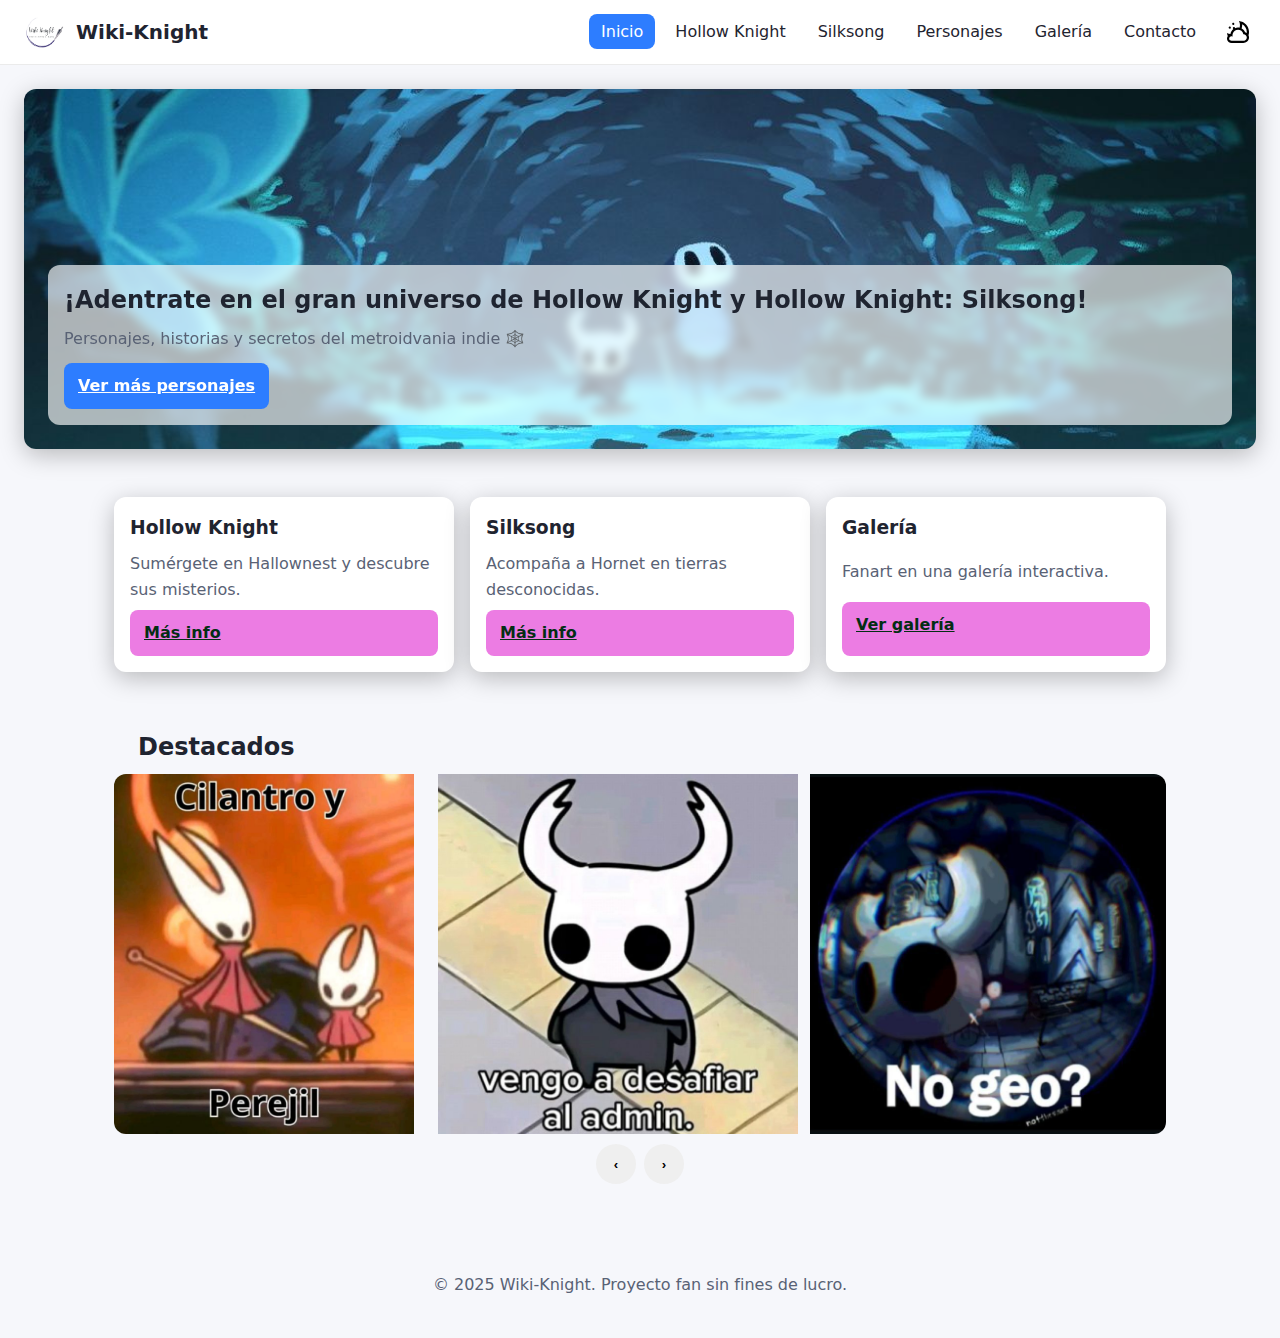
<file: index.html>
<!DOCTYPE html>
<html lang="es" data-theme="light">
<head>
  <meta charset="UTF-8" />
  <meta name="viewport" content="width=device-width, initial-scale=1.0" />
  <title>Wiki-Knight | Inicio</title>
  <link rel="icon" href="wk-logo.png" />
  <link rel="stylesheet" href="main.css" />
  <link rel="stylesheet" href="components.css" />
</head>

<body>
  <header class="header">
    <div class="header__brand">
      <img src="wk-logo.png" alt="Logo Wiki-Knight" class="brand__logo" />
      <h1 class="brand__title">Wiki-Knight</h1>
    </div>
    <nav class="nav" aria-label="Menú principal">
      <button class="nav__toggle" aria-expanded="false" aria-controls="menu">☰</button>
      <ul id="menu" class="nav__list">
        <li><a href="index.html" class="nav__link is-active">Inicio</a></li>
        <li><a href="hk_lore.html" class="nav__link">Hollow Knight</a></li>
        <li><a href="sk_lore.html" class="nav__link">Silksong</a></li>
        <li><a href="p.html" class="nav__link">Personajes</a></li>
        <li><a href="Galeria.html" class="nav__link">Galería</a></li>
        <li><a href="Contacto.html" class="nav__link">Contacto</a></li>
      </ul>
      <button class="theme__toggle" id="themeToggle" aria-label="Cambiar tema">
        <img src="moon-1254-svgrepo-com.svg" alt="Modo oscuro" />
      </button>
    </nav>
  </header>

  <section class="banner" aria-label="Banner principal">
    <img src="banner_hk.jpg" alt="Banner Wiki-Knight" class="banner__img" />
    <div class="banner__content">
      <h2 class="banner__title">¡Adentrate en el gran universo de Hollow Knight y  Hollow Knight: Silksong!</h2>
      <p class="banner__subtitle">Personajes, historias y secretos del metroidvania indie 🕸️</p>
      <a href="https://hollowknight.fandom.com/wiki/Category:NPCs_(Hollow_Knight)" class="btn btn--primary">Ver más personajes</a>
    </div>
  </section>

  <main>
    <section class="cards">
      <article class="card">
        <h3 class="card__title">Hollow Knight</h3>
        <p class="card__text">Sumérgete en Hallownest y descubre sus misterios.</p>
        <a href="hk_lore.html" class="btn btn--secondary">Más info</a>
      </article>
      <article class="card">
        <h3 class="card__title">Silksong</h3>
        <p class="card__text">Acompaña a Hornet en tierras desconocidas.</p>
        <a href="sk_lore.html" class="btn btn--secondary">Más info</a>
      </article>
      <article class="card">
        <h3 class="card__title">Galería</h3>
        <p class="card__text">Fanart en una galería interactiva.</p>
        <a href="Galeria.html" class="btn btn--secondary">Ver galería</a>
      </article>
    </section>

    <section class="carousel" aria-label="Carrusel de imágenes">
      <h2 class="section__title">Destacados</h2>
      <div class="carousel__viewport" id="carouselViewport">
        <div class="carousel__track" id="carouselTrack">
          <img src="cilantro_perejil.jpg" alt="Hollow Knight 1" class="carousel__item" /><br><br>
          <img src="desafio_admin.jpg" alt="Silksong 1" class="carousel__item" />
          <img src="no_geo.jpg" alt="Hollow Knight 2" class="carousel__item" />
          <img src="carambolas.jpg" alt="Silksong 2" class="carousel__item" />
          <img src="televisa.jpg" alt="Hollow Knight 3" class="carousel__item" />
          <img src="lace.jpg" alt="Silksong 3" class="carousel__item" />
          <img src="huh_pablo.jpg" alt="Hollow Knight 4" class="carousel__item" />
          <img src="absolute_shaw.jpg" alt="Silksong 4" class="carousel__item" />
        </div>
      </div>
      <div class="carousel__controls">
        <button class="btn btn--icon" id="prevBtn" aria-label="Anterior">‹</button>
        <button class="btn btn--icon" id="nextBtn" aria-label="Siguiente">›</button>
      </div>
    </section>
  </main>

  <footer class="footer">
    <p class="footer__text">© 2025 Wiki-Knight. Proyecto fan sin fines de lucro.</p>
  </footer>

  <script src="main.js" defer></script>
  <script src="tema.js" defer></script>
  <script src="carrusel.js" defer></script>
</body>
</html>
</file>
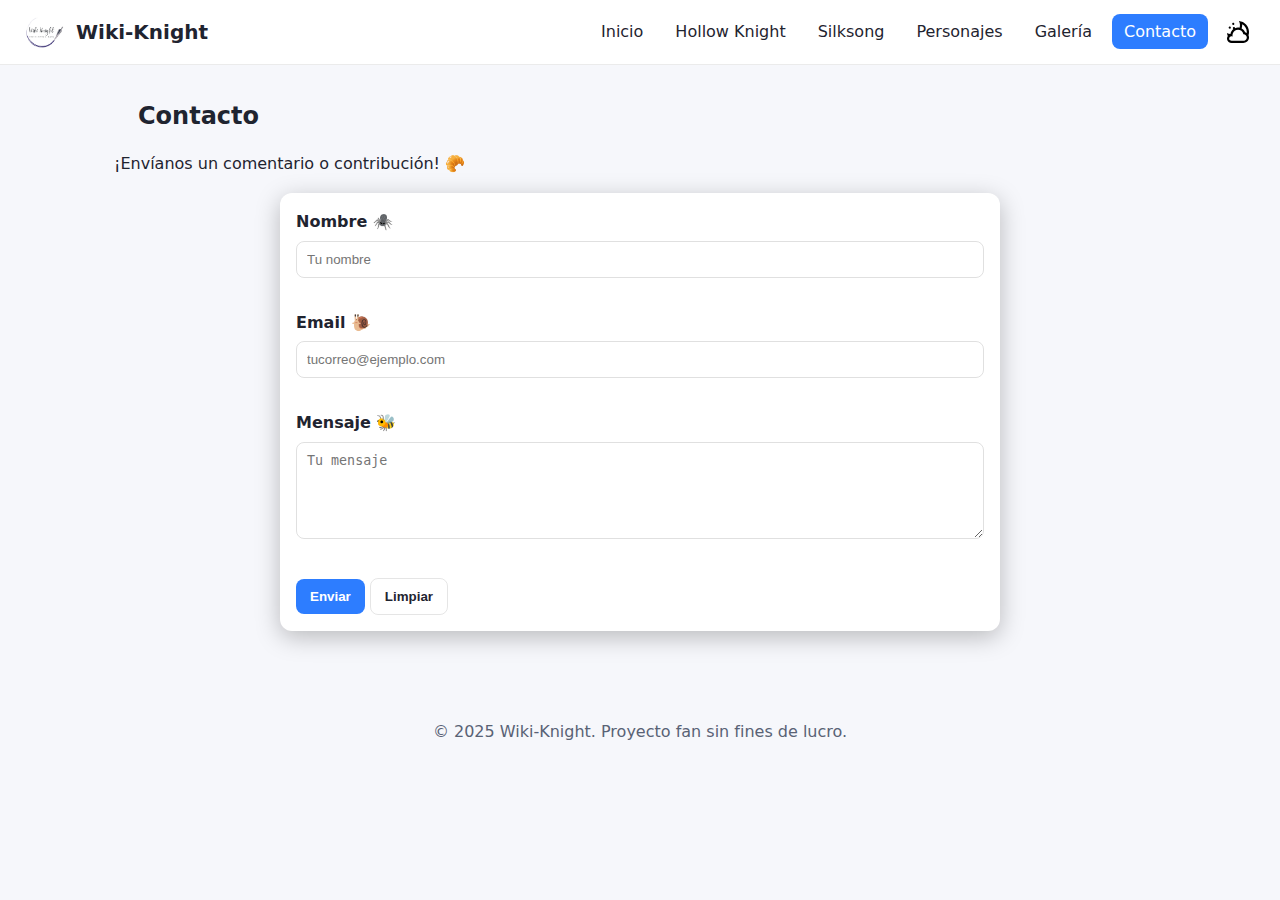
<file: Contacto.html>
<!DOCTYPE html>
<html lang="es" data-theme="light">
<head>
  <meta charset="UTF-8" />
  <meta name="viewport" content="width=device-width, initial-scale=1.0" />
  <title>Wiki-Knight | Contacto</title>
  <link rel="icon" href="wk-logo.png" />
  <link rel="stylesheet" href="main.css" />
  <link rel="stylesheet" href="components.css" />
</head>
<body>
  <header class="header">
    <div class="header__brand">
      <img src="wk-logo.png" alt="Logo Wiki-Knight" class="brand__logo" />
      <h1 class="brand__title">Wiki-Knight</h1>
    </div>
    <nav class="nav" aria-label="Menú principal">
      <button class="nav__toggle" aria-expanded="false" aria-controls="menu">☰</button>
      <ul id="menu" class="nav__list">
        <li><a href="index.html" class="nav__link">Inicio</a></li>
        <li><a href="hk_lore.html" class="nav__link">Hollow Knight</a></li>
        <li><a href="sk_lore.html" class="nav__link">Silksong</a></li>
        <li><a href="p.html" class="nav__link">Personajes</a></li>
        <li><a href="Galeria.html" class="nav__link">Galería</a></li>
        <li><a href="Contacto.html" class="nav__link is-active">Contacto</a></li>
      </ul>
      <button class="theme__toggle" id="themeToggle" aria-label="Cambiar tema">
        <img src="moon-1254-svgrepo-com.svg" alt="Modo oscuro" />
      </button>
    </nav>
  </header>

  <main>
    <section class="section">
      <h2 class="section__title">Contacto</h2>
      <article class="article">
        <p class="article__text">¡Envíanos un comentario o contribución! 🥐</p>
      </article>

      <form class="form" id="contactForm" novalidate>
        <div class="form__group">
          <label for="name" class="form__label">Nombre 🕷️</label>
          <input type="text" id="name" name="name" class="form__input" placeholder="Tu nombre" required minlength="2" />
          <small class="form__error" id="errorName"></small>
        </div>
        <div class="form__group">
          <label for="email" class="form__label">Email 🐌</label>
          <input type="email" id="email" name="email" class="form__input" placeholder="tucorreo@ejemplo.com" required />
          <small class="form__error" id="errorEmail"></small>
        </div>
        <div class="form__group">
          <label for="message" class="form__label">Mensaje 🐝</label>
          <textarea id="message" name="message" class="form__input" rows="5" placeholder="Tu mensaje" required minlength="10" maxlength="300"></textarea>
          <small class="form__error" id="errorMessage"></small>
        </div>
        <div class="form__actions">
          <button type="submit" class="btn btn--primary">Enviar</button>
          <button type="reset" class="btn btn--ghost">Limpiar</button>
        </div>
        <div class="form__success is-hidden" id="formSuccess" role="status">
          ¡Gracias! Hemos recibido tu mensaje.
        </div>
      </form>
    </section>
  </main>

  <footer class="footer">
    <p class="footer__text">© 2025 Wiki-Knight. Proyecto fan sin fines de lucro.</p>
  </footer>

  <script src="main.js" defer></script>
  <script src="tema.js" defer></script>
  <script src="contacto.js" defer></script>
</body>
</html>
</file>
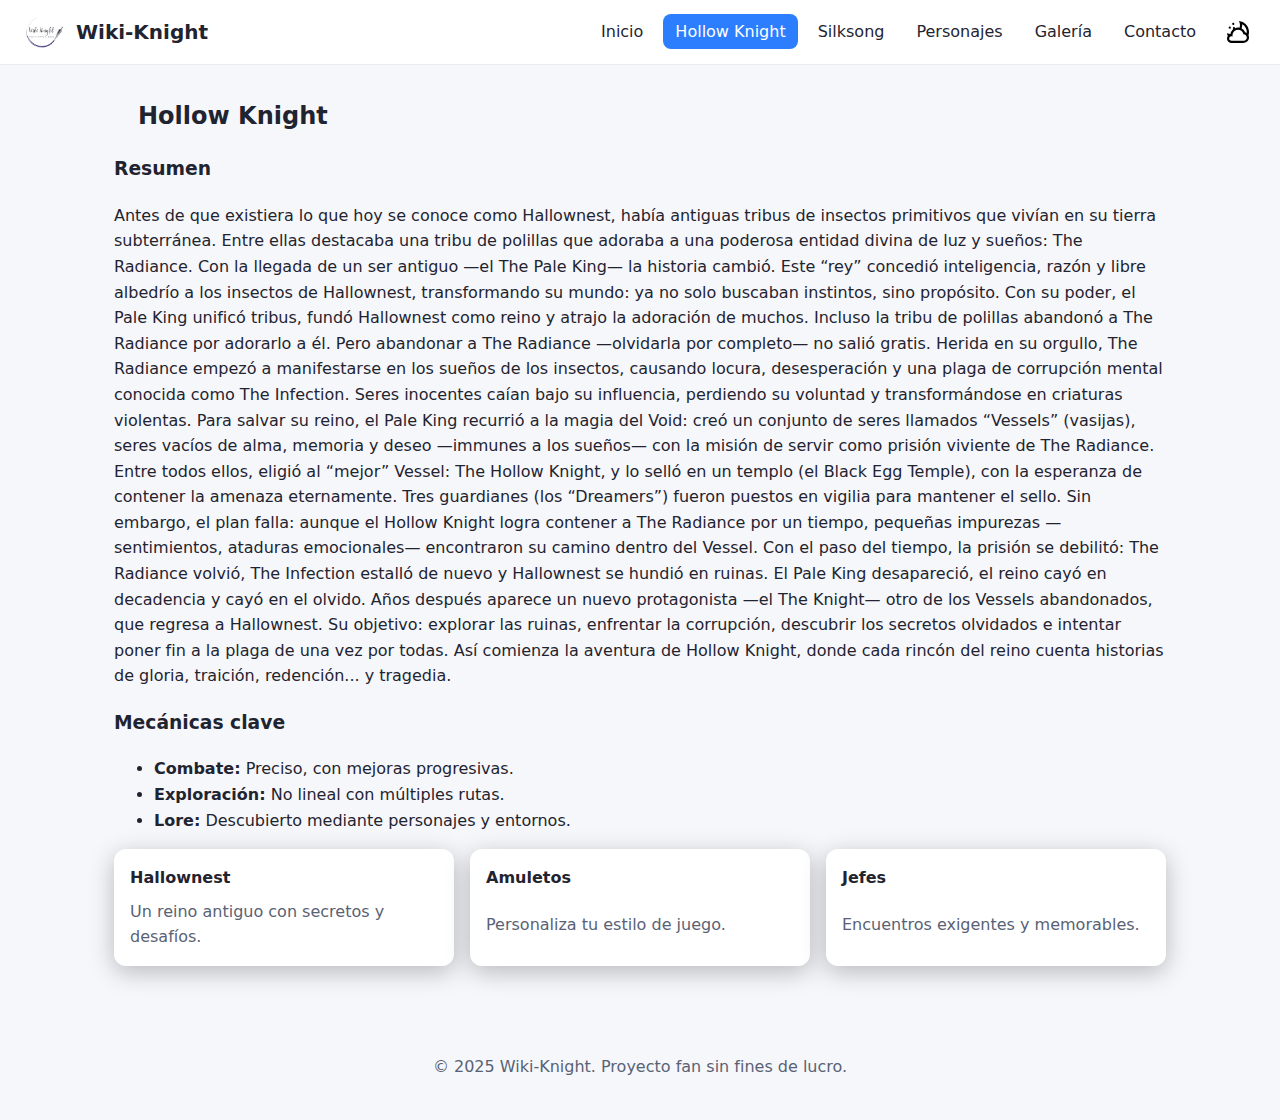
<file: hk_lore.html>
<!DOCTYPE html>
<html lang="es" data-theme="light">

<head>
    <meta charset="UTF-8" />
    <meta name="viewport" content="width=device-width, initial-scale=1.0" />
    <title>Wiki-Knight | Hollow Knight</title>
    <link rel="icon" href="wk-logo.png" />
    <link rel="stylesheet" href="main.css" />
    <link rel="stylesheet" href="components.css" />
</head>

<body>
    <header class="header">
        <div class="header__brand">
            <img src="wk-logo.png" alt="Logo Wiki-Knight" class="brand__logo" />
            <h1 class="brand__title">Wiki-Knight</h1>
        </div>
        <nav class="nav" aria-label="Menú principal">
            <button class="nav__toggle" aria-expanded="false" aria-controls="menu">☰</button>
            <ul id="menu" class="nav__list">
                <li><a href="index.html" class="nav__link">Inicio</a></li>
                <li><a href="hk_lore.html" class="nav__link is-active">Hollow Knight</a></li>
                <li><a href="sk_lore.html" class="nav__link">Silksong</a></li>
                <li><a href="p.html" class="nav__link">Personajes</a></li>
                <li><a href="Galeria.html" class="nav__link">Galería</a></li>
                <li><a href="Contacto.html" class="nav__link">Contacto</a></li>
            </ul>
            <button class="theme__toggle" id="themeToggle" aria-label="Cambiar tema">
                <img src="moon-1254-svgrepo-com.svg" alt="Modo oscuro" />
            </button>
        </nav>
    </header>

    <main>
        <section class="section">
            <h2 class="section__title">Hollow Knight</h2>
            <article class="article">
                <h3 class="article__title">Resumen</h3>
                <p class="article__text">Antes de que existiera lo que hoy se conoce como Hallownest, había antiguas
                    tribus de insectos primitivos que vivían en su tierra subterránea. Entre ellas destacaba una tribu
                    de polillas que adoraba a una poderosa entidad divina de luz y sueños: The Radiance.

                    Con la llegada de un ser antiguo —el The Pale King— la historia cambió. Este “rey” concedió
                    inteligencia, razón y libre albedrío a los insectos de Hallownest, transformando su mundo: ya no
                    solo buscaban instintos, sino propósito. Con su poder, el Pale King unificó tribus, fundó Hallownest
                    como reino y atrajo la adoración de muchos. Incluso la tribu de polillas abandonó a The Radiance por
                    adorarlo a él.

                    Pero abandonar a The Radiance —olvidarla por completo— no salió gratis. Herida en su orgullo, The
                    Radiance empezó a manifestarse en los sueños de los insectos, causando locura, desesperación y una
                    plaga de corrupción mental conocida como The Infection. Seres inocentes caían bajo su influencia,
                    perdiendo su voluntad y transformándose en criaturas violentas.

                    Para salvar su reino, el Pale King recurrió a la magia del Void: creó un conjunto de seres llamados
                    “Vessels” (vasijas), seres vacíos de alma, memoria y deseo —immunes a los sueños— con la misión de
                    servir como prisión viviente de The Radiance. Entre todos ellos, eligió al “mejor” Vessel: The
                    Hollow Knight, y lo selló en un templo (el Black Egg Temple), con la esperanza de contener la
                    amenaza eternamente. Tres guardianes (los “Dreamers”) fueron puestos en vigilia para mantener el
                    sello.                  

                    Sin embargo, el plan falla: aunque el Hollow Knight logra contener a The Radiance por un tiempo,
                    pequeñas impurezas —sentimientos, ataduras emocionales— encontraron su camino dentro del Vessel. Con
                    el paso del tiempo, la prisión se debilitó: The Radiance volvió, The Infection estalló de nuevo y
                    Hallownest se hundió en ruinas. El Pale King desapareció, el reino cayó en decadencia y cayó en el
                    olvido.                   

                    Años después aparece un nuevo protagonista —el The Knight— otro de los Vessels abandonados, que
                    regresa a Hallownest. Su objetivo: explorar las ruinas, enfrentar la corrupción, descubrir los
                    secretos olvidados e intentar poner fin a la plaga de una vez por todas. Así comienza la aventura de
                    Hollow Knight, donde cada rincón del reino cuenta historias de gloria, traición, redención... y
                    tragedia. </p>
            </article>

            <article class="article">
                <h3 class="article__title">Mecánicas clave</h3>
                <ul class="list list--bullets">
                    <li><strong>Combate:</strong> Preciso, con mejoras progresivas.</li>
                    <li><strong>Exploración:</strong> No lineal con múltiples rutas.</li>
                    <li><strong>Lore:</strong> Descubierto mediante personajes y entornos.</li>
                </ul>
            </article>

            <article class="grid grid--cards">
                <div class="card">
                    <h4 class="card__title">Hallownest</h4>
                    <p class="card__text">Un reino antiguo con secretos y desafíos.</p>
                </div>
                <div class="card">
                    <h4 class="card__title">Amuletos</h4>
                    <p class="card__text">Personaliza tu estilo de juego.</p>
                </div>
                <div class="card">
                    <h4 class="card__title">Jefes</h4>
                    <p class="card__text">Encuentros exigentes y memorables.</p>
                </div>
            </article>
        </section>
    </main>

    <footer class="footer">
        <p class="footer__text">© 2025 Wiki-Knight. Proyecto fan sin fines de lucro.</p>
    </footer>

    <script src="main.js" defer></script>
    <script src="tema.js" defer></script>
</body>

</html>
</file>
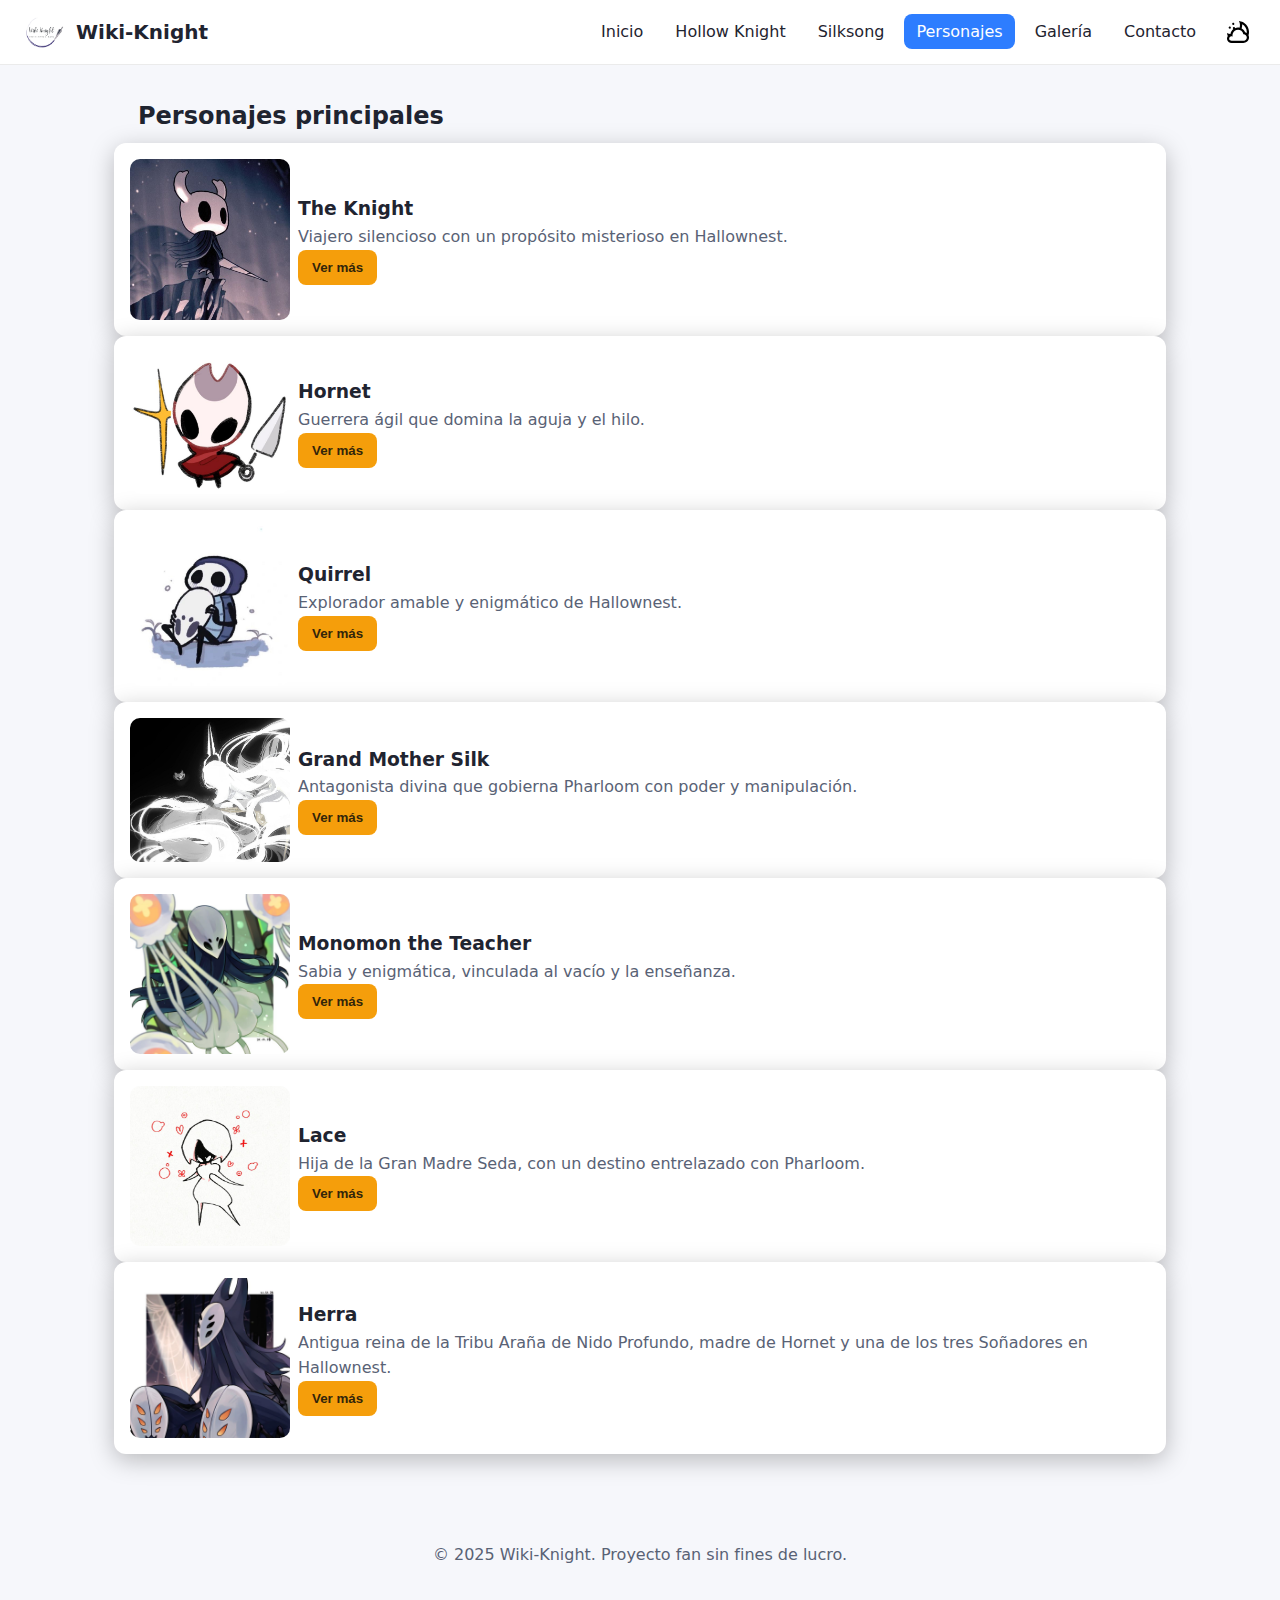
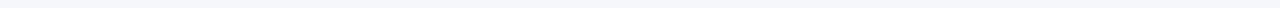
<file: p.html>
<!DOCTYPE html>
<html lang="es" data-theme="light">
<head>
  <meta charset="UTF-8" />
  <meta name="viewport" content="width=device-width, initial-scale=1.0" />
  <title>Wiki-Knight | Personajes</title>
  <link rel="icon" href="wk-logo.png" />
  <link rel="stylesheet" href="main.css" />
  <link rel="stylesheet" href="components.css" />
</head>
<body>
  <header class="header">
    <div class="header__brand">
      <img src="wk-logo.png" alt="Logo Wiki-Knight" class="brand__logo" />
      <h1 class="brand__title">Wiki-Knight</h1>
    </div>
    <nav class="nav" aria-label="Menú principal">
      <button class="nav__toggle" aria-expanded="false" aria-controls="menu">☰</button>
      <ul id="menu" class="nav__list">
        <li><a href="index.html" class="nav__link">Inicio</a></li>
        <li><a href="hk_lore.html" class="nav__link">Hollow Knight</a></li>
        <li><a href="sk_lore.html" class="nav__link">Silksong</a></li>
        <li><a href="p.html" class="nav__link is-active">Personajes</a></li>
        <li><a href="Galeria.html" class="nav__link">Galería</a></li>
        <li><a href="Contacto.html" class="nav__link">Contacto</a></li>
      </ul>
      <button class="theme__toggle" id="themeToggle" aria-label="Cambiar tema">
        <img src="moon-1254-svgrepo-com.svg" alt="Modo oscuro" />
      </button>
    </nav>
  </header>

  <main>
    <section class="section">
      <h2 class="section__title">Personajes principales</h2>

      <article class="card card--media" id="p-hk-knight">
        <img src="hollow__.jpg" alt="The Knight" class="card__img" />
        <div class="card__body">
          <h3 class="card__title">The Knight</h3>
          <p class="card__text">Viajero silencioso con un propósito misterioso en Hallownest.</p>
          <button class="btn btn--tertiary js-toggle" data-target="#p-hk-knight-more">Ver más</button>
          <div class="card__details is-hidden" id="p-hk-knight-more">
            <p class="card__text">Conecta con el vacío y enfrenta la infección.</p>
          </div>
        </div>
      </article>

      <article class="card card--media" id="p-ss-hornet">
        <img src="hornet__2.jpg" alt="Hornet" class="card__img" />
        <div class="card__body">
          <h3 class="card__title">Hornet</h3>
          <p class="card__text">Guerrera ágil que domina la aguja y el hilo.</p>
          <button class="btn btn--tertiary js-toggle" data-target="#p-ss-hornet-more">Ver más</button>
          <div class="card__details is-hidden" id="p-ss-hornet-more">
            <p class="card__text">Su historia revela la herencia y el deber. Antagonista de Hollow Knight y protagonista de Silksong</p>
          </div>
        </div>
      </article>

      <article class="card card--media" id="p-hk-quirrel">
        <img src="quirrel__2.jpg" alt="Quirrel" class="card__img" />
        <div class="card__body">
          <h3 class="card__title">Quirrel</h3>
          <p class="card__text">Explorador amable y enigmático de Hallownest.</p>
          <button class="btn btn--tertiary js-toggle" data-target="#p-hk-quirrel-more">Ver más</button>
          <div class="card__details is-hidden" id="p-hk-quirrel-more">
            <p class="card__text">Su historia está llena de misterio y conexión con el vacío.</p>
          </div>
        </div>
      </article>

      <article class="card card--media" id="p-ss-grandmother">
        <img src="silkmother__2.jpg" alt="Grand Mother Silk" class="card__img" />
        <div class="card__body">
          <h3 class="card__title">Grand Mother Silk</h3>
          <p class="card__text">Antagonista divina que gobierna Pharloom con poder y manipulación.</p>
          <button class="btn btn--tertiary js-toggle" data-target="#p-ss-grandmother-more">Ver más</button>
          <div class="card__details is-hidden" id="p-ss-grandmother-more">
            <p class="card__text">Su influencia corrompe y controla a través del silk.</p>
          </div>
      </article>

      <article class="card card--media" id="p-hk-monomon">
        <img src="monomom.jpg" alt="Monomon the Teacher" class="card__img" />
        <div class="card__body">
          <h3 class="card__title">Monomon the Teacher</h3>
          <p class="card__text">Sabia y enigmática, vinculada al vacío y la enseñanza.</p>
          <button class="btn btn--tertiary js-toggle" data-target="#p-hk-monomon-more">Ver más</button>
          <div class="card__details is-hidden" id="p-hk-monomon-more">
            <p class="card__text">La maestra que reside en las profundidades del aula de la biblioteca.</p>
          </div>
      </article>

      <article class="card card--media" id="p-ss-lace">
        <img src="lace.jpg" alt="Lace, hija de la Gran Madre Seda" class="card__img" />
        <div class="card__body">
          <h3 class="card__title">Lace</h3>
          <p class="card__text">Hija de la Gran Madre Seda, con un destino entrelazado con Pharloom.</p>
          <button class="btn btn--tertiary js-toggle" data-target="#p-ss-lace-more">Ver más</button>
          <div class="card__details is-hidden" id="p-ss-lace-more">
            <p class="card__text">Su historia explora la herencia y el conflicto dentro del reino de seda.</p>
          </div>
        </div>
      </article>

      <article class="card card--media" id="p-hk-herra">
        <img src="herra.jpg" alt="Herra, La reina que duerme en las ruinas del nido. " class="card__img" />
        <div class="card__body">
          <h3 class="card__title">Herra</h3>
          <p class="card__text">Antigua reina de la Tribu Araña de Nido Profundo, madre de Hornet y una de los tres Soñadores en Hallownest.</p>
          <button class="btn btn--tertiary js-toggle" data-target="#p-hk-herra-more">Ver más</button>
          <div class="card__details is-hidden" id="p-hk-herra-more">
            <p class="card__text">Su legado y sacrificio son fundamentales para la historia de Hallownest.</p>
          </div>
        </div>
      </article>
    </section>
  </main>

  <footer class="footer">
    <p class="footer__text">© 2025 Wiki-Knight. Proyecto fan sin fines de lucro.</p>
  </footer>

  <script src="main.js" defer></script>
  <script src="tema.js" defer></script>
</body>
</html>
</file>
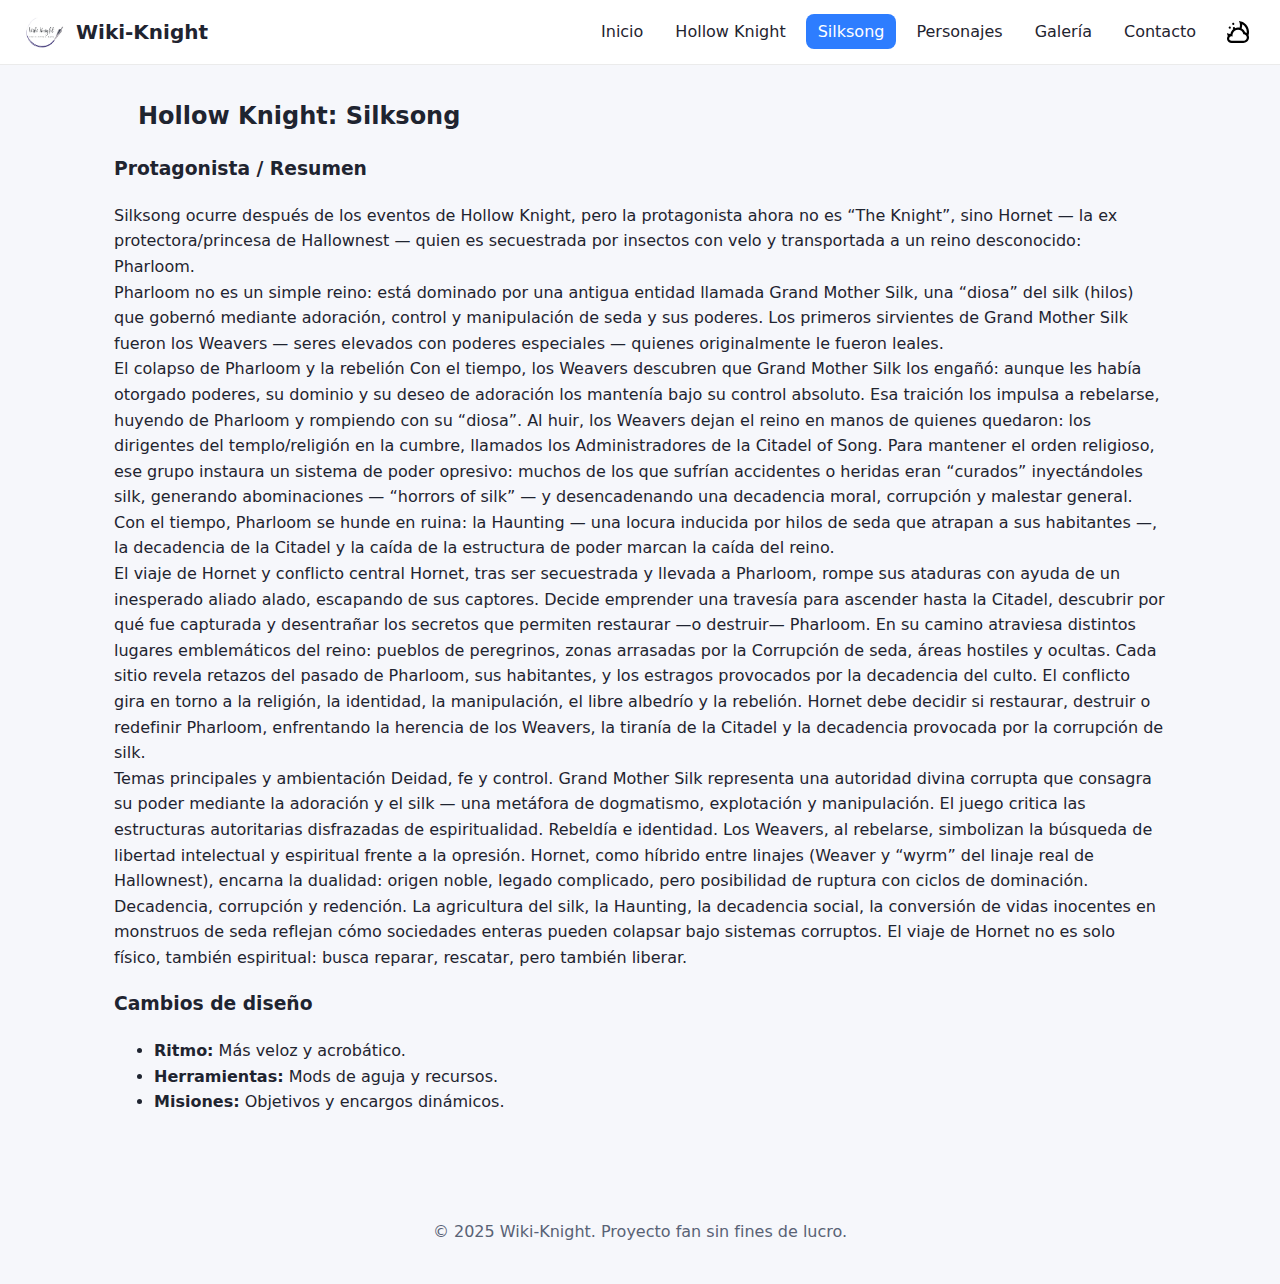
<file: sk_lore.html>
<!DOCTYPE html>
<html lang="es" data-theme="light">

<head>
  <meta charset="UTF-8" />
  <meta name="viewport" content="width=device-width, initial-scale=1.0" />
  <title>Wiki-Knight | Silksong</title>
  <link rel="icon" href="wk-logo.png" />
  <link rel="stylesheet" href="main.css" />
  <link rel="stylesheet" href="components.css" />
</head>

<body>
  <header class="header">
    <div class="header__brand">
      <img src="wk-logo.png" alt="Logo Wiki-Knight" class="brand__logo" />
      <h1 class="brand__title">Wiki-Knight</h1>
    </div>
    <nav class="nav" aria-label="Menú principal">
      <button class="nav__toggle" aria-expanded="false" aria-controls="menu">☰</button>
      <ul id="menu" class="nav__list">
        <li><a href="index.html" class="nav__link">Inicio</a></li>
        <li><a href="hk_lore.html" class="nav__link">Hollow Knight</a></li>
        <li><a href="sk_lore.html" class="nav__link is-active">Silksong</a></li>
        <li><a href="p.html" class="nav__link">Personajes</a></li>
        <li><a href="Galeria.html" class="nav__link">Galería</a></li>
        <li><a href="Contacto.html" class="nav__link">Contacto</a></li>
      </ul>
      <button class="theme__toggle" id="themeToggle" aria-label="Cambiar tema">
        <img src="moon-1254-svgrepo-com.svg" alt="Modo oscuro" />
      </button>
    </nav>
  </header>

  <main>
    <section class="section">
      <h2 class="section__title">Hollow Knight: Silksong</h2>
      <article class="article">
        <h3 class="article__title">Protagonista / Resumen</h3>
        <p class="article__text">Silksong ocurre después de los eventos de Hollow Knight, pero la protagonista ahora no
          es “The Knight”, sino Hornet — la ex protectora/princesa de Hallownest — quien es secuestrada por insectos con
          velo y transportada a un reino desconocido: Pharloom. <br>        

          Pharloom no es un simple reino: está dominado por una antigua entidad llamada Grand Mother Silk, una “diosa”
          del silk (hilos) que gobernó mediante adoración, control y manipulación de seda y sus poderes. Los primeros
          sirvientes de Grand Mother Silk fueron los Weavers — seres elevados con poderes especiales — quienes
          originalmente le fueron leales.         
          <br>
          El colapso de Pharloom y la rebelión

          Con el tiempo, los Weavers descubren que Grand Mother Silk los engañó: aunque les había otorgado poderes, su
          dominio y su deseo de adoración los mantenía bajo su control absoluto. Esa traición los impulsa a rebelarse,
          huyendo de Pharloom y rompiendo con su “diosa”.        

          Al huir, los Weavers dejan el reino en manos de quienes quedaron: los dirigentes del templo/religión en la
          cumbre, llamados los Administradores de la Citadel of Song. Para mantener el orden religioso, ese grupo
          instaura un sistema de poder opresivo: muchos de los que sufrían accidentes o heridas eran “curados”
          inyectándoles silk, generando abominaciones — “horrors of silk” — y desencadenando una decadencia moral,
          corrupción y malestar general.         

          Con el tiempo, Pharloom se hunde en ruina: la Haunting — una locura inducida por hilos de seda que atrapan a
          sus habitantes —, la decadencia de la Citadel y la caída de la estructura de poder marcan la caída del reino.          
          <br>
          El viaje de Hornet y conflicto central

          Hornet, tras ser secuestrada y llevada a Pharloom, rompe sus ataduras con ayuda de un inesperado aliado alado,
          escapando de sus captores. Decide emprender una travesía para ascender hasta la Citadel, descubrir por qué fue
          capturada y desentrañar los secretos que permiten restaurar —o destruir— Pharloom.          

          En su camino atraviesa distintos lugares emblemáticos del reino: pueblos de peregrinos, zonas arrasadas por la
          Corrupción de seda, áreas hostiles y ocultas. Cada sitio revela retazos del pasado de Pharloom, sus
          habitantes, y los estragos provocados por la decadencia del culto.         
          El conflicto gira en torno a la religión, la identidad, la manipulación, el libre albedrío y la rebelión.
          Hornet debe decidir si restaurar, destruir o redefinir Pharloom, enfrentando la herencia de los Weavers, la
          tiranía de la Citadel y la decadencia provocada por la corrupción de silk.
          <br>
          Temas principales y ambientación

          Deidad, fe y control. Grand Mother Silk representa una autoridad divina corrupta que consagra su poder
          mediante la adoración y el silk — una metáfora de dogmatismo, explotación y manipulación. El juego critica las
          estructuras autoritarias disfrazadas de espiritualidad.          

          Rebeldía e identidad. Los Weavers, al rebelarse, simbolizan la búsqueda de libertad intelectual y espiritual
          frente a la opresión. Hornet, como híbrido entre linajes (Weaver y “wyrm” del linaje real de Hallownest),
          encarna la dualidad: origen noble, legado complicado, pero posibilidad de ruptura con ciclos de dominación.          

          Decadencia, corrupción y redención. La agricultura del silk, la Haunting, la decadencia social, la conversión
          de vidas inocentes en monstruos de seda reflejan cómo sociedades enteras pueden colapsar bajo sistemas
          corruptos. El viaje de Hornet no es solo físico, también espiritual: busca reparar, rescatar, pero también
          liberar.</p>
      </article>
      <article class="article">
        <h3 class="article__title">Cambios de diseño</h3>
        <ul class="list list--bullets">
          <li><strong>Ritmo:</strong> Más veloz y acrobático.</li>
          <li><strong>Herramientas:</strong> Mods de aguja y recursos.</li>
          <li><strong>Misiones:</strong> Objetivos y encargos dinámicos.</li>
        </ul>
      </article>
    </section>
  </main>

  <footer class="footer">
    <p class="footer__text">© 2025 Wiki-Knight. Proyecto fan sin fines de lucro.</p>
  </footer>

  <script src="main.js" defer></script>
  <script src="tema.js" defer></script>
</body>

</html>
</file>
<file: main.css>
:root {
    --color-bg: #0d0f14;
    --color-surface: #151922;
    --color-text: #e6e8ee;
    --color-muted: #9aa3b2;
    --color-primary: #6fb1ff;
    --color-secondary: #cb18ce;
    --color-accent: #f9c74f;
    --shadow-1: 0 6px 24px rgba(0, 0, 0, 0.25);
    --radius: 12px;
}

/* Tema claro */
html[data-theme="light"] {
    --color-bg: #f6f7fb;
    --color-surface: #ffffff;
    --color-text: #1f2430;
    --color-muted: #596275;
    --color-primary: #2d7dff;
    --color-secondary: #ec7ce3;
    --color-accent: #f59e0b;
}

* {
    box-sizing: border-box;
}

html,
body {
    margin: 0;
    padding: 0;
}

body {
    font-family: system-ui, -apple-system, Segoe UI, Roboto, "Helvetica Neue", Arial, sans-serif;
    color: var(--color-text);
    background: var(--color-bg);
    line-height: 1.6;
}

.header {
    position: sticky;
    top: 0;
    z-index: 10;
    background: var(--color-surface);
    border-bottom: 1px solid rgba(0, 0, 0, 0.08);
    display: flex;
    align-items: center;
    justify-content: space-between;
    padding: 12px 24px;
}

.header__brand {
    display: flex;
    align-items: center;
    gap: 12px;
}

.brand__logo {
    width: 40px;
    height: 40px;
    border-radius: 50%;
}

.brand__title {
    margin: 0;
    font-size: 1.25rem;
}

.nav {
    display: flex;
    align-items: center;
    gap: 12px;
}

.nav__toggle {
    display: none;
}

.nav__list {
    display: flex;
    list-style: none;
    margin: 0;
    padding: 0;
    gap: 8px;
}

.nav__link {
    text-decoration: none;
    color: var(--color-text);
    padding: 8px 12px;
    border-radius: 8px;
}

.nav__link:is(:hover, :focus) {
    background: rgba(0, 0, 0, 0.06);
}

.nav__link.is-active {
    background: var(--color-primary);
    color: #fff;
}

.theme__toggle {
    background: transparent;
    border: none;
    cursor: pointer;
    width: 36px;
    height: 36px;
    display: grid;
    place-items: center;
    border-radius: 8px;
}

.theme__toggle:hover {
    background: rgba(0, 0, 0, 0.06);
}

.theme__toggle img {
    width: 22px;
    height: 22px;
}

.banner {
    position: relative;
    overflow: hidden;
    border-radius: var(--radius);
    margin: 24px;
    box-shadow: var(--shadow-1);
}

.banner__img {
    width: 100%;
    height: 360px;
    object-fit: cover;
    display: block;
}

.banner__content {
    position: absolute;
    inset: auto 24px 24px 24px;
    background: color-mix(in hsl, var(--color-surface), transparent 35%);
    backdrop-filter: blur(5px);
    padding: 16px;
    border-radius: 12px;
}

.banner__title {
    margin: 0 0 6px 0;
}

.banner__subtitle {
    margin: 0 0 12px 0;
    color: var(--color-muted);
}

.section {
    padding: 24px;
    max-width: 1100px;
    margin: 0 auto;
}

.section__title {
    margin: 8px 24px;
    font-size: 1.5rem;
}

.cards {
    display: grid;
    grid-template-columns: repeat(3, 1fr);
    gap: 16px;
    padding: 24px;
    max-width: 1100px;
    margin: 0 auto;
}

.card {
    background: var(--color-surface);
    border-radius: var(--radius);
    padding: 16px;
    box-shadow: var(--shadow-1);
    display: grid;
    gap: 8px;
}

.card--media {
    grid-template-columns: 160px 1fr;
    align-items: center;
}

.card__img {
    width: 100%;
    border-radius: 10px;
    object-fit: cover;
}

.card__title {
    margin: 0;
    font-weight: 700;
}

.card__text {
    margin: 0;
    color: var(--color-muted);
}

.grid.grid--cards {
    display: grid;
    grid-template-columns: repeat(3, 1fr);
    gap: 16px;
}

.btn {
    display: inline-block;
    cursor: pointer;
    border: none;
    border-radius: 8px;
    padding: 10px 14px;
    font-weight: 600;
}

.btn--primary {
    background: var(--color-primary);
    color: #fff;
}

.btn--secondary {
    background: var(--color-secondary);
    color: #042e14;
}

.btn--tertiary {
    background: var(--color-accent);
    color: #33250a;
}

.btn--ghost {
    background: transparent;
    color: var(--color-text);
    border: 1px solid rgba(0, 0, 0, 0.1);
}

.btn--icon {
    width: 40px;
    height: 40px;
    display: grid;
    place-items: center;
    border-radius: 40px;
}

.btn--chip {
    border-radius: 999px;
    background: rgba(220, 234, 239, 0.8);
}

.carousel {
    padding: 24px;
    max-width: 1100px;
    margin: 0 auto;
}

.carousel__viewport {
    overflow: hidden;
    border-radius: 12px;
}

.carousel__track {
    display: flex;
    transition: transform 0.5s ease;
    gap: 12px;
}

.carousel__item {
    width: 100%;
    max-height: 360px;
    object-fit: cover;
}

.carousel__controls {
    display: flex;
    gap: 8px;
    justify-content: center;
    margin-top: 10px;
}

.gallery {
    padding: 24px;
    max-width: 1100px;
    margin: 0 auto;
}

.gallery__filters {
    display: flex;
    gap: 8px;
    margin-bottom: 16px;
}

.gallery__grid {
    display: grid;
    grid-template-columns: repeat(4, 1fr);
    gap: 12px;
}

.gallery__item {
    background: var(--color-surface);
    border-radius: 10px;
    overflow: hidden;
    box-shadow: var(--shadow-1);
    cursor: zoom-in;
}

.gallery__item img {
    width: 100%;
    height: 160px;
    object-fit: cover;
    display: block;
}

.gallery__item figcaption {
    padding: 8px 10px;
    color: var(--color-muted);
    font-size: 0.9rem;
}

.gallery__lightbox {
    position: fixed;
    inset: 0;
    background: rgba(0, 0, 0, 0.7);
    display: grid;
    place-items: center;
    padding: 24px;
}

.lightbox__img {
    max-width: min(900px, 90vw);
    max-height: 70vh;
    border-radius: 12px;
}

.lightbox__caption {
    color: #fff;
    margin-top: 8px;
    text-align: center;
}

.gallery__close {
    position: absolute;
    top: 24px;
    right: 24px;
    background: #fff;
    color: #000;
}

.form {
    max-width: 720px;
    margin: 0 auto;
    background: var(--color-surface);
    padding: 16px;
    border-radius: 12px;
    box-shadow: var(--shadow-1);
}

.form__group {
    margin-bottom: 14px;
}

.form__label {
    display: block;
    margin-bottom: 6px;
    font-weight: 600;
}

.form__input {
    width: 100%;
    padding: 10px;
    border-radius: 8px;
    border: 1px solid rgba(0, 0, 0, 0.12);
    background: transparent;
    color: var(--color-text);
}

.form__input:focus {
    outline: 2px solid var(--color-primary);
}

.form__error {
    color: #d93025;
    min-height: 18px;
    display: block;
}

.form__success {
    margin-top: 10px;
    background: #e7f3e7;
    color: #1c5e2d;
    padding: 10px;
    border-radius: 8px;
}

.footer {
    margin-top: 24px;
    padding: 24px;
    text-align: center;
    color: var(--color-muted);
}

/* Helpers */
.is-hidden {
    display: none !important;
}

/* Selectores avanzados y estado */
.card__details:has(p) {
    border-top: 1px dashed rgba(0, 0, 0, 0.1);
    margin-top: 8px;
    padding-top: 8px;
}

.nav__link[href^="http"] {
    color: var(--color-accent);
}

/* Desktop-first -> ajustes móviles */
@media (max-width: 1024px) {
    .cards {
        grid-template-columns: repeat(2, 1fr);
    }

    .grid.grid--cards {
        grid-template-columns: repeat(2, 1fr);
    }

    .gallery__grid {
        grid-template-columns: repeat(3, 1fr);
    }
}

@media (max-width: 700px) {
    .nav__toggle {
        display: inline-block;
    }

    .nav__list {
        display: none;
    }

    .nav[aria-expanded="true"] .nav__list {
        display: flex;
        flex-direction: column;
        background: var(--color-surface);
        position: absolute;
        top: 60px;
        right: 12px;
        padding: 12px;
        border-radius: 10px;
        box-shadow: var(--shadow-1);
    }

    .cards {
        grid-template-columns: 1fr;
    }

    .card--media {
        grid-template-columns: 1fr;
    }

    .gallery__grid {
        grid-template-columns: repeat(2, 1fr);
    }

    .banner__img {
        height: 220px;
    }
}

@media (max-width: 420px) {
    .gallery__grid {
        grid-template-columns: 1fr;
    }
}
</file>
<file: components.css>
.btn { transition: transform 0.08s ease, box-shadow 0.2s ease; }
.btn:active { transform: scale(0.98); }
.btn:is(:hover, :focus) { box-shadow: 0 6px 18px rgba(0,0,0,0.12); }

.card { transition: transform 0.2s ease; }
.card:hover { transform: translateY(-3px); }

.nav__link { transition: background 0.2s ease, color 0.2s ease; }

.gallery__item { transition: transform 0.2s ease; }
.gallery__item:hover { transform: scale(1.02); }
</file>
